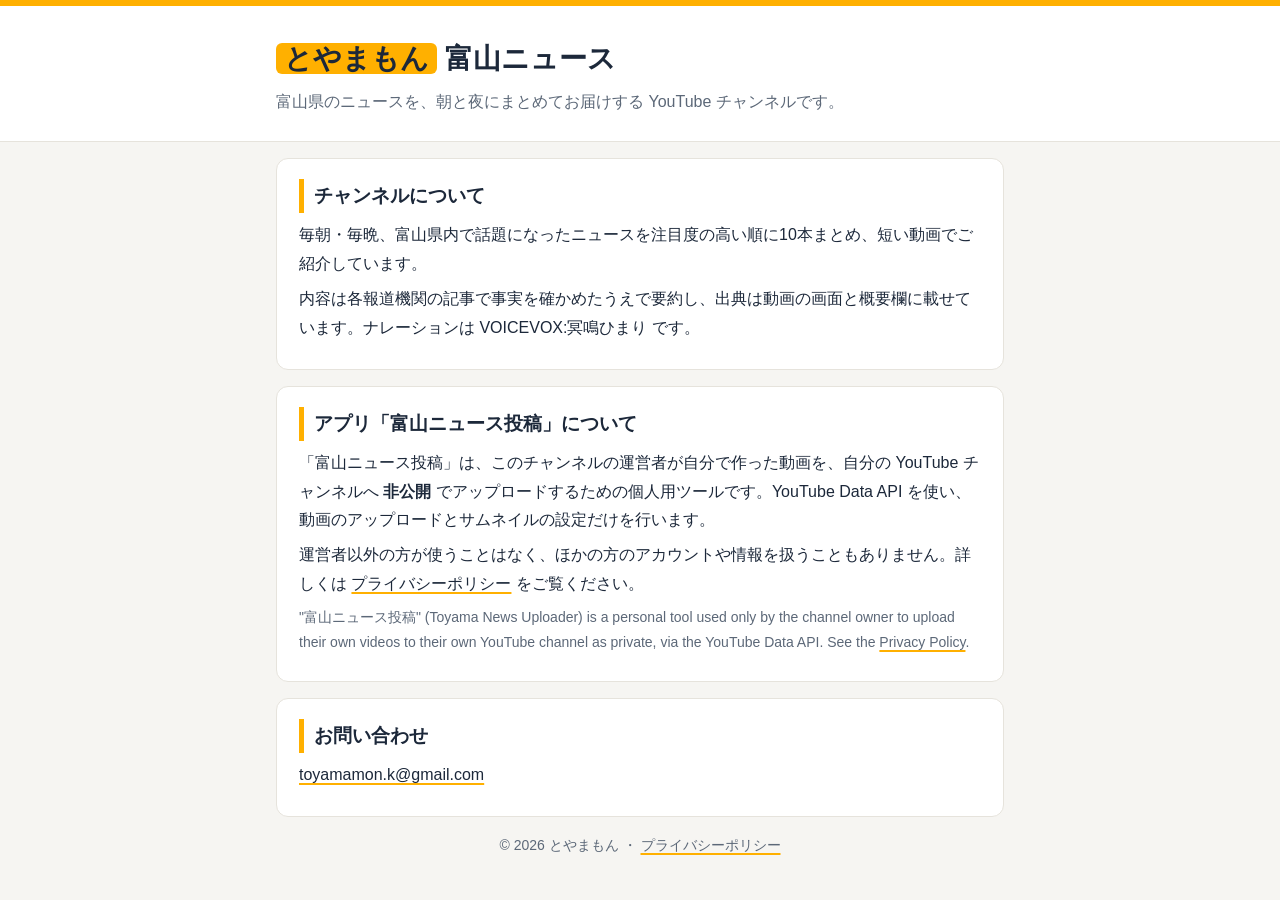
<file: index.html>
<!doctype html>
<html lang="ja">
<head>
<meta charset="utf-8">
<meta name="viewport" content="width=device-width,initial-scale=1">
<title>とやまもん｜富山ニュース</title>
<meta name="description" content="富山県のニュースを朝と夜にまとめてお届けする YouTube チャンネル「とやまもん」のページです。">
<link rel="stylesheet" href="style.css">
</head>
<body>
<header><div class="wrap">
  <p class="brand"><span>とやまもん</span>富山ニュース</p>
  <p class="tag">富山県のニュースを、朝と夜にまとめてお届けする YouTube チャンネルです。</p>
</div></header>
<main class="wrap">
  <section>
    <h2>チャンネルについて</h2>
    <p>毎朝・毎晩、富山県内で話題になったニュースを注目度の高い順に10本まとめ、短い動画でご紹介しています。</p>
    <p>内容は各報道機関の記事で事実を確かめたうえで要約し、出典は動画の画面と概要欄に載せています。ナレーションは VOICEVOX:冥鳴ひまり です。</p>
  </section>
  <section>
    <h2>アプリ「富山ニュース投稿」について</h2>
    <p>「富山ニュース投稿」は、このチャンネルの運営者が自分で作った動画を、自分の YouTube チャンネルへ <strong>非公開</strong> でアップロードするための個人用ツールです。YouTube Data API を使い、動画のアップロードとサムネイルの設定だけを行います。</p>
    <p>運営者以外の方が使うことはなく、ほかの方のアカウントや情報を扱うこともありません。詳しくは <a href="privacy.html">プライバシーポリシー</a> をご覧ください。</p>
    <p class="en">"富山ニュース投稿" (Toyama News Uploader) is a personal tool used only by the channel owner to upload their own videos to their own YouTube channel as private, via the YouTube Data API. See the <a href="privacy.html">Privacy Policy</a>.</p>
  </section>
  <section>
    <h2>お問い合わせ</h2>
    <p><a href="mailto:toyamamon.k@gmail.com">toyamamon.k@gmail.com</a></p>
  </section>
</main>
<footer>© 2026 とやまもん ・ <a href="privacy.html">プライバシーポリシー</a></footer>
</body>
</html>
</file>
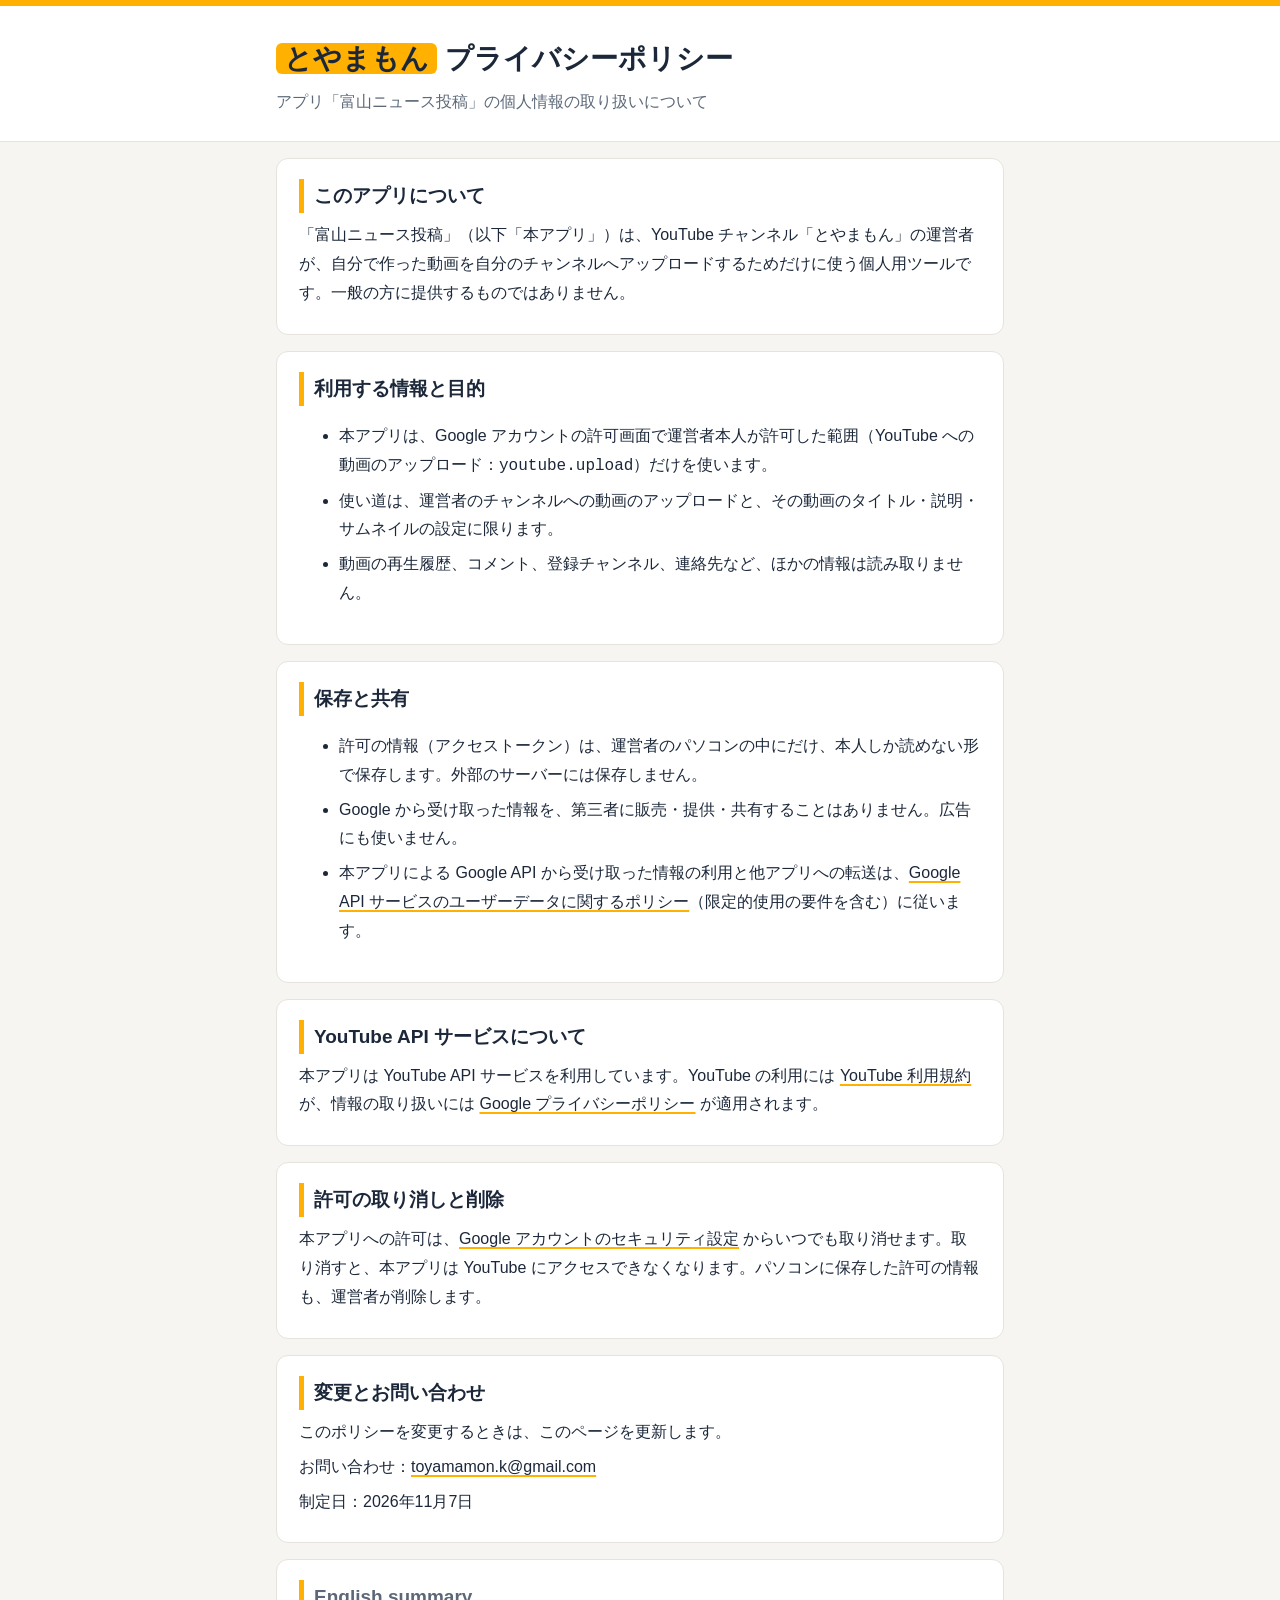
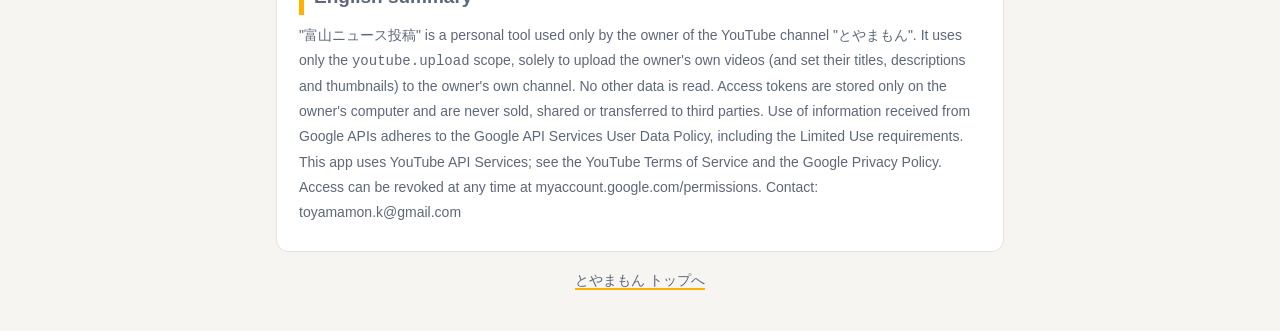
<file: privacy.html>
<!doctype html>
<html lang="ja">
<head>
<meta charset="utf-8">
<meta name="viewport" content="width=device-width,initial-scale=1">
<title>プライバシーポリシー｜とやまもん</title>
<link rel="stylesheet" href="style.css">
</head>
<body>
<header><div class="wrap">
  <p class="brand"><span>とやまもん</span>プライバシーポリシー</p>
  <p class="tag">アプリ「富山ニュース投稿」の個人情報の取り扱いについて</p>
</div></header>
<main class="wrap">
  <section>
    <h2>このアプリについて</h2>
    <p>「富山ニュース投稿」（以下「本アプリ」）は、YouTube チャンネル「とやまもん」の運営者が、自分で作った動画を自分のチャンネルへアップロードするためだけに使う個人用ツールです。一般の方に提供するものではありません。</p>
  </section>
  <section>
    <h2>利用する情報と目的</h2>
    <ul>
      <li>本アプリは、Google アカウントの許可画面で運営者本人が許可した範囲（YouTube への動画のアップロード：<code>youtube.upload</code>）だけを使います。</li>
      <li>使い道は、運営者のチャンネルへの動画のアップロードと、その動画のタイトル・説明・サムネイルの設定に限ります。</li>
      <li>動画の再生履歴、コメント、登録チャンネル、連絡先など、ほかの情報は読み取りません。</li>
    </ul>
  </section>
  <section>
    <h2>保存と共有</h2>
    <ul>
      <li>許可の情報（アクセストークン）は、運営者のパソコンの中にだけ、本人しか読めない形で保存します。外部のサーバーには保存しません。</li>
      <li>Google から受け取った情報を、第三者に販売・提供・共有することはありません。広告にも使いません。</li>
      <li>本アプリによる Google API から受け取った情報の利用と他アプリへの転送は、<a href="https://developers.google.com/terms/api-services-user-data-policy">Google API サービスのユーザーデータに関するポリシー</a>（限定的使用の要件を含む）に従います。</li>
    </ul>
  </section>
  <section>
    <h2>YouTube API サービスについて</h2>
    <p>本アプリは YouTube API サービスを利用しています。YouTube の利用には <a href="https://www.youtube.com/t/terms">YouTube 利用規約</a> が、情報の取り扱いには <a href="https://policies.google.com/privacy">Google プライバシーポリシー</a> が適用されます。</p>
  </section>
  <section>
    <h2>許可の取り消しと削除</h2>
    <p>本アプリへの許可は、<a href="https://myaccount.google.com/permissions">Google アカウントのセキュリティ設定</a> からいつでも取り消せます。取り消すと、本アプリは YouTube にアクセスできなくなります。パソコンに保存した許可の情報も、運営者が削除します。</p>
  </section>
  <section>
    <h2>変更とお問い合わせ</h2>
    <p>このポリシーを変更するときは、このページを更新します。</p>
    <p>お問い合わせ：<a href="mailto:toyamamon.k@gmail.com">toyamamon.k@gmail.com</a></p>
    <p>制定日：2026年11月7日</p>
  </section>
  <section class="en">
    <h2>English summary</h2>
    <p>"富山ニュース投稿" is a personal tool used only by the owner of the YouTube channel "とやまもん". It uses only the <code>youtube.upload</code> scope, solely to upload the owner's own videos (and set their titles, descriptions and thumbnails) to the owner's own channel. No other data is read. Access tokens are stored only on the owner's computer and are never sold, shared or transferred to third parties. Use of information received from Google APIs adheres to the Google API Services User Data Policy, including the Limited Use requirements. This app uses YouTube API Services; see the YouTube Terms of Service and the Google Privacy Policy. Access can be revoked at any time at myaccount.google.com/permissions. Contact: toyamamon.k@gmail.com</p>
  </section>
</main>
<footer><a href="index.html">とやまもん トップへ</a></footer>
</body>
</html>
</file>
<file: style.css>
:root{--bg:#f6f5f2;--card:#fff;--ink:#1c283a;--sub:#5c6878;--acc:#ffb000;--line:#e6e3dc}
@media (prefers-color-scheme:dark){:root{--bg:#14171c;--card:#1d2128;--ink:#eceef2;--sub:#a3abb8;--acc:#ffc233;--line:#2c313a}}
*{box-sizing:border-box}
body{margin:0;background:var(--bg);color:var(--ink);font:16px/1.8 -apple-system,"Hiragino Sans","Noto Sans JP",sans-serif}
header{border-top:6px solid var(--acc);background:var(--card);border-bottom:1px solid var(--line)}
.wrap{max-width:760px;margin:auto;padding:0 16px}
header .wrap{padding-top:28px;padding-bottom:24px}
.brand{font-weight:800;font-size:28px;margin:0}
.brand span{background:var(--acc);color:#1c283a;border-radius:6px;padding:0 8px;margin-right:8px}
.tag{color:var(--sub);margin:4px 0 0}
main{padding:24px 0 56px}
section{background:var(--card);border:1px solid var(--line);border-radius:12px;padding:20px 22px;margin:16px 0}
h2{font-size:19px;margin:0 0 8px;padding-left:10px;border-left:5px solid var(--acc)}
p,li{margin:6px 0}
a{color:inherit;text-decoration-color:var(--acc);text-decoration-thickness:2px;text-underline-offset:3px}
.en{color:var(--sub);font-size:14px}
footer{color:var(--sub);font-size:14px;text-align:center;padding:0 16px 40px}
</file>
